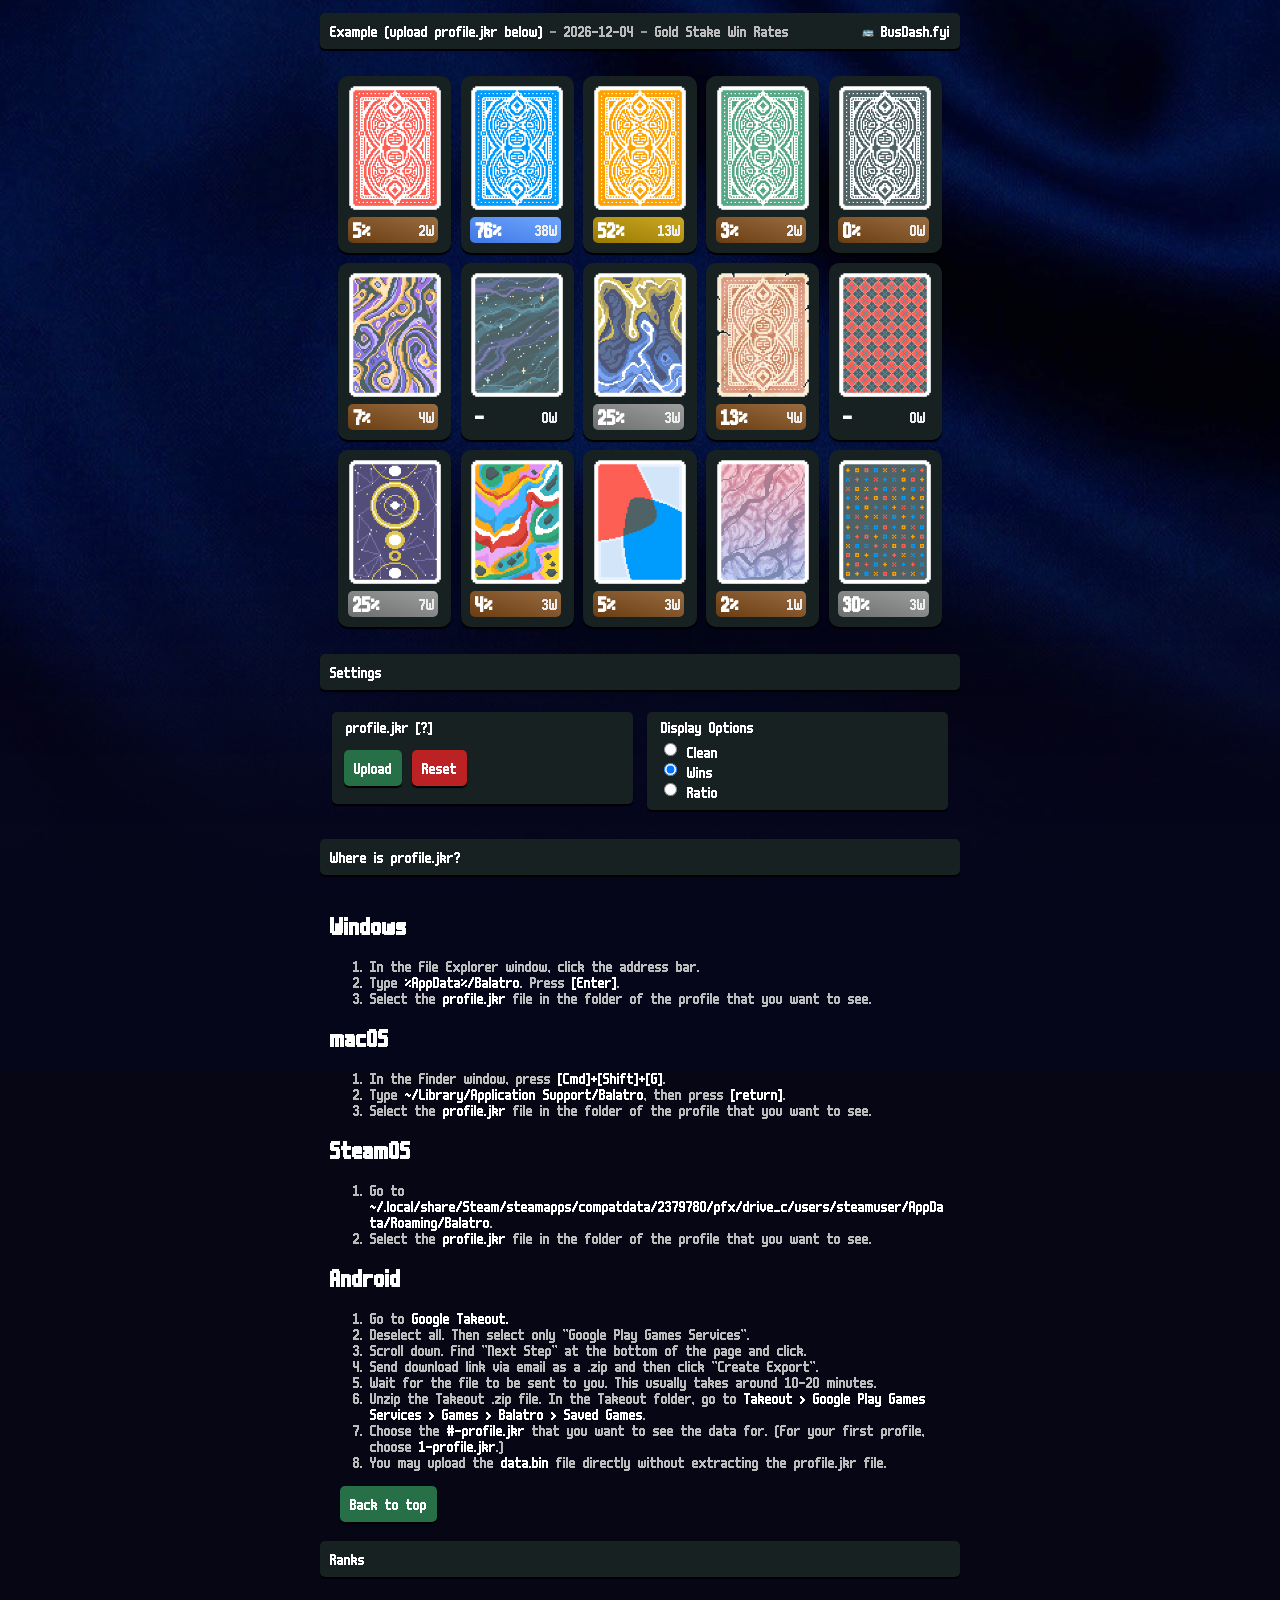
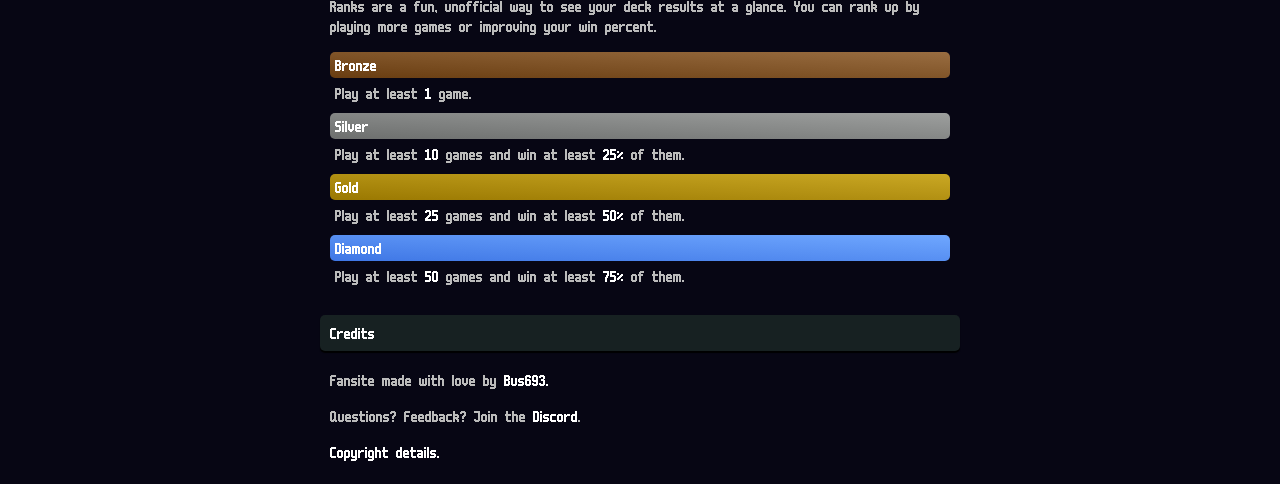
<file: index.html>
<!DOCTYPE html>
<html lang="en">
<head>
<meta charset="UTF-8">
<meta name="viewport" content="width=device-width, initial-scale=1">
<title>BusDash</title>
<meta name="description" content="Balatro gold stake dashboard">
<meta property="og:title" content="BusDash">
<meta property="og:description" content="Balatro dashboard for gold stake players">
<meta property="og:image" content="https://busdash.fyi/opengraph.png">
<meta property="og:image:type" content="image/png">
<meta property="og:image:width" content="1200">
<meta property="og:image:height" content="630">
<meta name="twitter:card" content="summary_large_image">
<meta name="twitter:title" content="BusDash">
<meta name="twitter:description" content="Balatro dashboard for gold stake players">
<meta name="twitter:image:type" content="image/png">
<meta name="twitter:image:width" content="1200">
<meta name="twitter:image:height" content="630">
<meta name="twitter:image" content="https://busdash.fyi/opengraph.png">
<link rel="icon" href="/favicon.svg" />
<link
  rel="preload"
  href="/balatro.ttf"
  as="font"
  crossorigin=""
  type="font/ttf"
/>
<link rel="prefetch" href="balatrocards.png" fetchpriority="high" />
<script src="lib/balatro-save-loader/loading.js" type="module" defer></script>
<script src="index.js" type="module" defer></script>
<link href="index.css" rel="stylesheet" />
</head>
<body>
<div class="bodyContainer">
  <div class="header bar">
    <div class="headerLeft">
      <span id="profileName">Example (upload profile.jkr below)</span>
      <span class="profileNameSeparator"> - </span>
      <span id="today" class="sub"></span>
      <span class="profileNameSeparator"> - </span>
      <span class="sub"> Gold Stake Win Rates </span>
    </div>
    <div class="logo"><a href="/"><span class="logoEmoji">🚌</span> BusDash.fyi</a></div>
  </div>
  <div id="content" hidden></div>
  <div class="winPanel">
    <div class="grid">
      <div class="cardCard deck-red">
        <div class="card" style="background-position: 0% 0%"></div>
        <div class="stats">
          <div class="deckPercent">-</div>
          <div class="deckWins">-</div>
          <div class="deckRatio" hidden>-</div>
        </div>
      </div>
      <div class="cardCard deck-blue">
        <div class="card" style="background-position: 0% -200%"></div>
        <div class="stats">
          <div class="deckPercent">-</div>
          <div class="deckWins">-</div>
          <div class="deckRatio" hidden>-</div>
        </div>
      </div>
      <div class="cardCard deck-yellow">
        <div class="card" style="background-position: -100% -200%"></div>
        <div class="stats">
          <div class="deckPercent">-</div>
          <div class="deckWins">-</div>
          <div class="deckRatio" hidden>-</div>
        </div>
      </div>
      <div class="cardCard deck-green">
        <div class="card" style="background-position: -200% -200%"></div>
        <div class="stats">
          <div class="deckPercent">-</div>
          <div class="deckWins">-</div>
          <div class="deckRatio" hidden>-</div>
        </div>
      </div>
      <div class="cardCard deck-black">
        <div class="card" style="background-position: -300% -200%"></div>
        <div class="stats">
          <div class="deckPercent">-</div>
          <div class="deckWins">-</div>
          <div class="deckRatio" hidden>-</div>
        </div>
      </div>
      <div class="cardCard deck-magic">
        <div class="card" style="background-position: 0% -300%"></div>
        <div class="stats">
          <div class="deckPercent">-</div>
          <div class="deckWins">-</div>
          <div class="deckRatio" hidden>-</div>
        </div>
      </div>
      <div class="cardCard deck-nebula">
        <div class="card" style="background-position: -300% 0%"></div>
        <div class="stats">
          <div class="deckPercent">-</div>
          <div class="deckWins">-</div>
          <div class="deckRatio" hidden>-</div>
        </div>
      </div>
      <div class="cardCard deck-ghost">
        <div class="card" style="background-position: -600% -200%"></div>
        <div class="stats">
          <div class="deckPercent">-</div>
          <div class="deckWins">-</div>
          <div class="deckRatio" hidden>-</div>
        </div>
      </div>
      <div class="cardCard deck-abandoned">
        <div class="card" style="background-position: -300% -300%"></div>
        <div class="stats">
          <div class="deckPercent">-</div>
          <div class="deckWins">-</div>
          <div class="deckRatio" hidden>-</div>
        </div>
      </div>
      <div class="cardCard deck-checkered">
        <div class="card" style="background-position: -100% -300%"></div>
        <div class="stats">
          <div class="deckPercent">-</div>
          <div class="deckWins">-</div>
          <div class="deckRatio" hidden>-</div>
        </div>
      </div>
      <div class="cardCard deck-zodiac">
        <div class="card" style="background-position: -300% -400%"></div>
        <div class="stats">
          <div class="deckPercent">-</div>
          <div class="deckWins">-</div>
          <div class="deckRatio" hidden>-</div>
        </div>
      </div>
      <div class="cardCard deck-painted">
        <div class="card" style="background-position: -400% -300%"></div>
        <div class="stats">
          <div class="deckPercent">-</div>
          <div class="deckWins">-</div>
          <div class="deckRatio" hidden>-</div>
        </div>
      </div>
      <div class="cardCard deck-anaglyph">
        <div class="card" style="background-position: -200% -400%"></div>
        <div class="stats">
          <div class="deckPercent">-</div>
          <div class="deckWins">-</div>
          <div class="deckRatio" hidden>-</div>
        </div>
      </div>
      <div class="cardCard deck-plasma">
        <div class="card" style="background-position: -400% -200%"></div>
        <div class="stats">
          <div class="deckPercent">-</div>
          <div class="deckWins">-</div>
          <div class="deckRatio" hidden>-</div>
        </div>
      </div>
      <div class="cardCard deck-erratic">
        <div class="card" style="background-position: -200% -300%"></div>
        <div class="stats">
          <div class="deckPercent">-</div>
          <div class="deckWins">-</div>
          <div class="deckRatio" hidden>-</div>
        </div>
      </div>
    </div>
  </div>
  <div class="settingsBar bar">
    <div>Settings</div>
  </div>
  <div class="settings">
    <div class="filepicker">
      <fieldset class="profileActionPanel">
        <legend>profile.jkr <a class="tooltip" href="#WhereIsProfileJkr">[?]</a></legend>
        <!-- Support data.bin file. TODO: add user facing message -->
        <label for="profilejkr" class="uploadButton primaryButton">
          Upload
        </label>
        <input type="file" id="profilejkr" name="profilejkr" accept=".jkr, .bin" />
        <label for="resetButton" id="resetButtonFacade" class="resetButton dangerButton">Reset</label>
        <input type="button" id="resetButton" value="Reset" />
        <label for="confirmResetButton" id="confirmResetButtonFacade" class="resetButton dangerButton" hidden>Confirm Reset</label>
        <input type="reset" id="confirmResetButton" value="Confirm Reset" hidden/>
      </fieldset>
    </div>
    <div class="options">
      <form id="displayOptions">
        <fieldset>
          <legend>Display Options</legend>
          <div>
            <input type="radio" id="clean" name="display" value="clean" />
            <label for="clean">Clean</label>
          </div>

          <div>
            <input type="radio" id="wins" name="display" value="wins" checked />
            <label for="wins">Wins</label>
          </div>

          <div>
            <input type="radio" id="ratio" name="display" value="ratio" />
            <label for="ratio">Ratio</label>
          </div>
        </fieldset>
      </form>
    </div>
  </div>
  <div id="WhereIsProfileJkr" class="bar">
    <div>Where is profile.jkr?</div>
  </div>
  <div class="profileLocationGuide">
    <h2>Windows</h2>
    <ol class="sub">
      <li>In the File Explorer window, click the address bar.</li>
      <li>Type <span class="fileLocation">%AppData%/Balatro</span>. Press <span class="keyboardShortcut">[Enter]</span>.</li>
      <li>Select the <span class="fileLocation">profile.jkr</span> file in the folder of the profile that you want to see.</li>
    </ol>
    <h2>macOS</h2>
    <ol class="sub">
      <li>In the Finder window, press <span class="keyboardShortcut">[Cmd]+[Shift]+[G]</span>.</li>
      <li>Type <span class="fileLocation">~/Library/Application Support/Balatro</span>, then press <span class="keyboardShortcut">[return]</span>.</li>
      <li>Select the <span class="fileLocation">profile.jkr</span> file in the folder of the profile that you want to see.</li>
    </ol>
    <h2>SteamOS</h2>
    <ol class="sub">
      <li>Go to <span class="fileLocation">~/.local/share/Steam/steamapps/compatdata/2379780/pfx/drive_c/users/steamuser/AppData/Roaming/Balatro</span>.</li>
      <li>Select the <span class="fileLocation">profile.jkr</span> file in the folder of the profile that you want to see.</li>
    </ol>
    <h2>Android</h2>
    <ol class="sub">
      <li>Go to <a href="https://takeout.google.com/" target="_blank">Google Takeout.</a></li>
      <li>Deselect all. Then select only "Google Play Games Services".</li>
      <li>Scroll down. Find "Next Step" at the bottom of the page and click.</li>
      <li>Send download link via email as a .zip and then click "Create Export".</li>
      <li>Wait for the file to be sent to you. This usually takes around 10-20 minutes.</li>
      <li>Unzip the Takeout .zip file. In the Takeout folder, go to <span class="fileLocation">Takeout &gt; Google Play Games Services &gt; Games &gt; Balatro &gt; Saved Games</span>. </li>
      <li>Choose the <span class="fileLocation">#-profile.jkr</span> that you want to see the data for. (For your first profile, choose <span class="fileLocation">1-profile.jkr</span>.)</li>
      <li>You may upload the <span class="fileLocation">data.bin</span> file directly without extracting the profile.jkr file.</li>
    </ol>
    <div class="backToTopButtonContainer">
      <a class="primaryButton" href="#">Back to top</a>
    </div>
  </div>
  <div class="rankBar bar">
    <div>
      Ranks
    </div>
  </div>
  <div class="rankExplanation sub">
    <p>
      Ranks are a fun, unofficial way to see your deck results at a glance. You can rank up by playing more games or improving your win percent.
    </p>
    <div class="rankTable">
      <div class="rankTableBadge rank-bronze">Bronze</div>
      <div class="rankExplain">Play at least <span class="rankThresholdNumber">1</span> game.</div>
      <div class="rankTableBadge rank-silver">Silver</div>
      <div class="rankExplain">Play at least <span class="rankThresholdNumber">10</span> games and win at least <span class="rankThresholdNumber">25%</span> of them.</div>
      <div class="rankTableBadge rank-gold">Gold</div>
      <div class="rankExplain">Play at least <span class="rankThresholdNumber">25</span> games and win at least <span class="rankThresholdNumber">50%</span> of them.</div>
      <div class="rankTableBadge rank-diamond">Diamond</div>
      <div class="rankExplain">Play at least <span class="rankThresholdNumber">50</span> games and win at least <span class="rankThresholdNumber">75%</span> of them.</div>
    </div>
    
  </div>
  <div class="creditsBar bar">
    <div>
      Credits
    </div>
  </div>
  <div class="credits sub">
    <p>Fansite made with love by <span class="contributor">Bus693</class>.</p>
    <p>Questions? Feedback? Join the <a href="https://discord.gg/nY9xQvUkRQ">Discord</a>.</p>
    <p><a href="/COPYRIGHT.md">Copyright details.</a></p>
  </div>
</div>
</body>
</file>
<file: index.css>
.bar {
  display: flex;
  justify-content: space-between;
  background-color: #172122;
  padding: 10px;
  border-radius: 5px;
  box-shadow: 0px 2px 1px 0px #000000;
}

.headerLeft {
  display: flex;
  flex-direction: column;
}

.logoEmoji {
  font-size: 60%;
}

.profileNameSeparator {
  display: none;
}

@media (min-width: 480px) {
  .headerLeft {
    display: block;
  }

  .profileNameSeparator {
    display: inline;
  }
}

.sub {
  color: #bbbbbb;
}

.profileNameSeparator {
  color: #999999;
}

.logo {
  font-weight: 500;
  text-wrap: nowrap;
}

/* .header, .grid {
  font-family: "Bitcount", system-ui;
  font-optical-sizing: auto;
  font-weight: 300;
  font-style: normal;
  font-variation-settings:
    "slnt" 0,
    "CRSV" 0.5,
    "ELSH" 0,
    "ELXP" 0;
} */

@font-face {
  font-family: 'Balatro';
  src: url('balatro.ttf')
    format('truetype');
  font-weight: normal;
  font-style: normal;
  font-display: swap;
}

html {
  font-family: 'Balatro', Helvetica, Arial, sans-serif;
}

#profileName {
  font-weight: 400;
}

body {
  background: url('curtain.jpg'), #070614;
  background-repeat: no-repeat;
  color: white;
  margin: 0;
}

.logo a {
  text-decoration: none;
  color: white;
}

.bodyContainer {
  display: flex;
  flex-direction: column;
  gap: 1vh;
  min-height: 90vh;
  max-width: 640px;
  margin: 0 auto;
}

@media (min-width: 480px) {
  .bodyContainer {
    padding: 1vw 2vw;
  }
}

#content {
  flex: 1;
  text-transform: capitalize;
}

.cardCard img {
  width: 100%;
}

.stats {
  text-align: center;
  width: 90%;
  font-size: 125%;
}

.grid {
  display: grid;
  grid-template-columns: 1fr 1fr 1fr;
  grid-template-rows: 1fr 1fr 1fr 1fr 1fr;
  grid-column-gap: calc(min(9.6px, 1.5vw));
  grid-row-gap: calc(min(9.6px, 1.5vw));
  margin: auto;
}

@media (min-width: 360px) {
  .grid {
    grid-template-columns: 1fr 1fr 1fr 1fr;
    grid-template-rows: 1fr 1fr 1fr 1fr;
  }
}

@media (min-width: 480px) {
  .grid {
    grid-template-columns: 1fr 1fr 1fr 1fr 1fr;
    grid-template-rows: 1fr 1fr 1fr;
    padding: 2vh;
  }
}

.cardCard {
  display: grid;
  grid-row-gap: calc(min(6.4px, 1vw));
  grid-template-columns: 1fr;
  padding: calc(min(9.6px, 1.5vw));
  border-radius: 10px;
  background-color: #172122;
  box-shadow: 0px 2px 1px 0px #000000;
}
/* 
.cardCard:nth-child(5n+1) {
  transform: rotate(-6deg) translate(0, 15px);
}

.cardCard:nth-child(5n+2) {
  transform: rotate(-3deg) translate(0, 5px);
}

.cardCard:nth-child(5n+4) {
  transform: rotate(3deg) translate(0, 5px);
}

.cardCard:nth-child(5n) {
  transform: rotate(6deg) translate(0, 15px);
} */

.card {
  background: url('balatrocards.png') 0%
    0% / 700% 500%;
  width: 100%;
  height: 0;
  padding-bottom: 133.8%; /* 95/71 */
}

.deckPercent {
  font-weight: 700;
}

.deckWins,
.deckRatio {
  font-size: 80%;
  color: #eeeeee;
}

.stats {
  border-radius: 5px;
  padding: 3px;
  display: flex;
  justify-content: space-between;
  align-items: center;
}

@keyframes shimmer {
  100% {
    mask-position: left;
  }
}

.stats.centered {
  justify-content: center;
}

.deckPercent {
  padding: 0 2px;
}

.profileLocationGuide {
  overflow-wrap: break-word;
}

.tooltip {
  color: white;
}

.fileLocation, .keyboardShortcut {
  color: white;
}

.profileLocationGuide a {
  color: white;
  text-decoration: none;
}

.rank-bronze {
  background-image: linear-gradient(to right top, #693d11, #996d41);
}

.rank-silver {
  background-image: linear-gradient(to right top, #6d6f6e, #9d9f9e);
}

.rank-gold {
  background-image: linear-gradient(to right top, #9a7801, #caa824);
}

.rank-diamond {
  background-image: linear-gradient(to right top, #3f77e5, #6fa7ff);
  background-color: #477eeb;
}

.rank-unplayed {
  /* background-color: #555555; */
}

.settings {
  display: grid;
  grid-template-columns: 1fr;
  grid-column-gap: calc(min(9.6px, 1.5vw));
  padding: 0 10px;
}

.settingsBar {
  margin-bottom: 10px;
}

fieldset {
  background-color: #172122;
  border: none;
  border-radius: 5px;
  box-shadow: 0px 2px 1px 0px #000000;
  transform: translate(0, -20px);
}

.profileActionPanel {
  display: flex;
  align-items: center;
}

.uploadButton, .resetButton {
  margin-top: 10px;
}

.resetButton {
  margin-left: 10px;
}

legend {
  padding-top: 30px;
}

@media (min-width: 480px) {
  .settings {
    grid-template-columns: 1fr 1fr;
    padding: 0 10px;
  }

  fieldset {
    min-height: 100px;
  }
}

input[type="file"], input[type="button"], input[type="reset"] {
  display: none;
}

.primaryButton, .dangerButton {
  border-radius: 5px;
  box-shadow: 0px 2px 1px 0px #000000;
  cursor: pointer;
  display: block;
  padding: 10px;
}

.primaryButton {
  background-color: #277047;
}

.primaryButton:hover {
  background-color: #1b4e36;
}

.dangerButton {
  background-color: #bc2223;
}

.dangerButton:hover {
  background-color: #8d1719;
}

label[hidden] {
  display: none;
}

.rankTableBadge {
  color: white;
  border-radius: 5px;
  padding: 3px 5px;
}

.rankExplain {
  padding: 0 5px;
}

.rankTableBadge {
  margin-bottom: 5px;
}

.rankExplain:not(:last-child) {
  margin-bottom: 10px;
}

.rankThresholdNumber {
  color: white;
}

.backToTopButtonContainer {
  display: flex;
  margin: 0 10px;
}

.creditsBar {
  margin-top: 10px;
}

.credits, .rankExplanation, .profileLocationGuide {
  padding: 10px;
}

.rankExplanation, .credits {
  line-height: 1.25;
}

.credits a {
  color: white;
  text-decoration: none;
}

p:first-child {
  margin-top: 0;
}

p:last-child {
  margin-bottom: 0;
}

.contributor {
  color: white;
}
</file>
